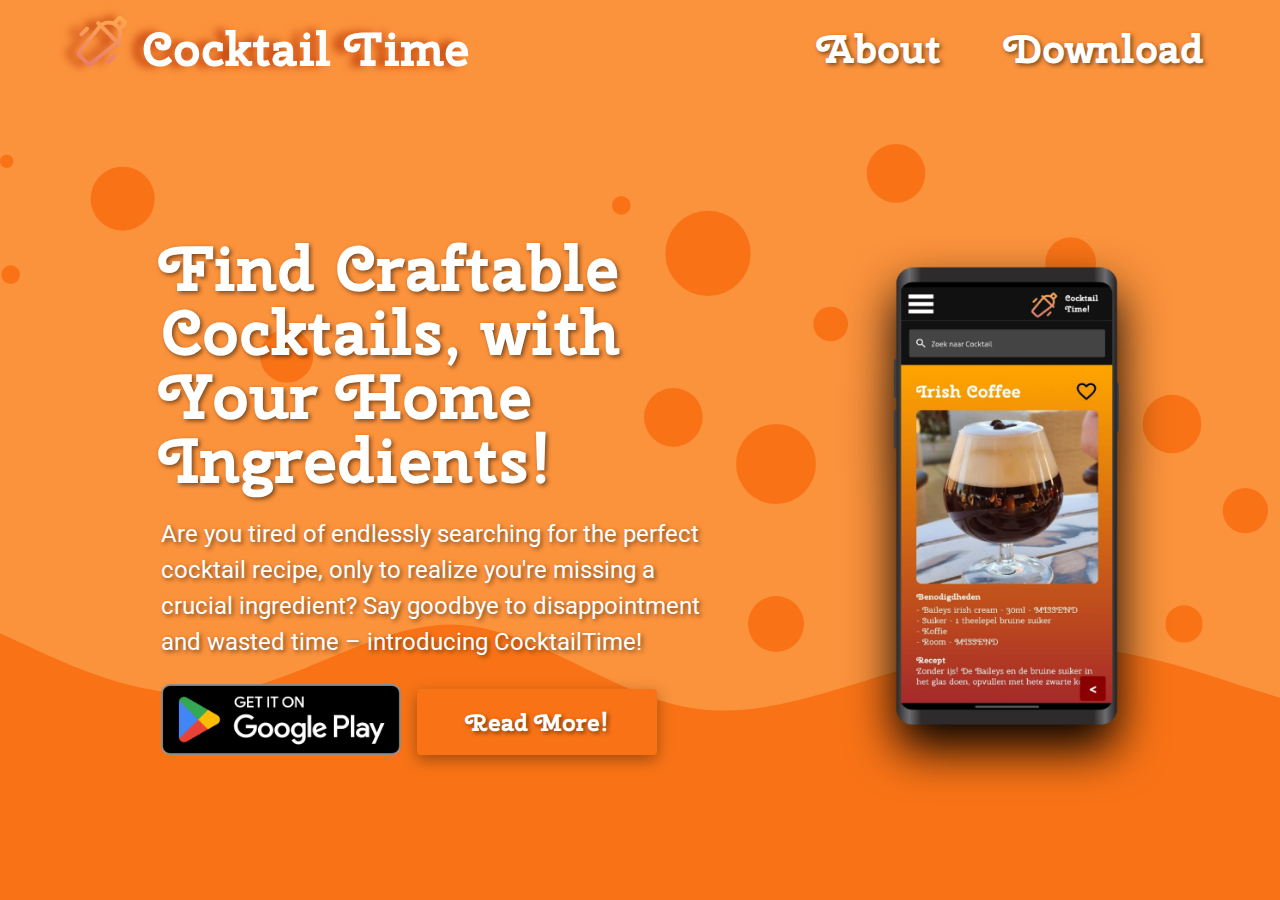
<file: index.html>
<!DOCTYPE html>
<html lang="en">

<head>
  <meta charset="UTF-8">
  <meta name="viewport" content="width=device-width, initial-scale=1.0">
  <meta name="description"
    content="Discover craftable cocktails effortlessly with Cocktail Time! Say goodbye to disappointment by finding the perfect cocktail recipes tailored to your home ingredients. Download now and elevate your mixology game!">
  <link rel="icon" type="image/png" href="logo_white_padding.png">
  <link rel="preconnect" href="https://fonts.googleapis.com">
  <link rel="preconnect" href="https://fonts.gstatic.com" crossorigin>
  <link
    href="https://fonts.googleapis.com/css2?family=Cherry+Swash:wght@400;700&family=Roboto:ital,wght@0,100;0,300;0,400;0,500;0,700;0,900;1,100;1,300;1,400;1,500;1,700;1,900&display=swap"
    rel="stylesheet">
  <link rel="stylesheet" href="style.css">
  <title>Cocktail Time</title>
</head>

<body>
  <header>
    <div class="container">
      <a class="logo" href="index.html">
        <svg width="50" height="50">
          <defs>
            <linearGradient x1="50%" y1="0%" x2="50%" y2="100%" id="a">
              <stop stop-color="#FFAA4E" offset="0%" />
              <stop stop-color="#E77B72" offset="100%" />
            </linearGradient>
          </defs>
          <path
            d="M40.756.867a2.962 2.962 0 0 1 4.188 0l4.189 4.189a2.962 2.962 0 0 1 0 4.188l-4.431 4.43a13.84 13.84 0 0 1-1.658 12.516l1.202 1.203a1.974 1.974 0 0 1-2.792 2.792l-1.103-1.102c-.413.333-.843.642-1.29.924l.108-.072-23.73 18.983a4.936 4.936 0 0 1-6.414-.211l-.16-.153-7.42-7.42a4.936 4.936 0 0 1-.363-6.573L20.057 10.84l.17-.259c.217-.32.447-.63.69-.933l-1.102-1.102a1.974 1.974 0 0 1 2.792-2.792l1.203 1.202a13.84 13.84 0 0 1 12.515-1.658Zm-2.094 37.695a1.974 1.974 0 0 1 0 2.792l-5.688 5.688a1.974 1.974 0 0 1-2.792-2.793l5.688-5.687a1.974 1.974 0 0 1 2.792 0Zm-14.93-26.099a9.82 9.82 0 0 0-.406.593l-.127.18L4.165 37.026a.987.987 0 0 0 .073 1.315l7.42 7.42a.987.987 0 0 0 1.315.073l23.8-19.038.178-.127c.2-.127.395-.26.586-.402Zm14.93-1.125c-3.253-3.253-8.21-3.76-11.996-1.525l13.521 13.521c2.236-3.786 1.728-8.743-1.525-11.996Zm-27.224 0a1.974 1.974 0 0 1 0 2.792l-5.687 5.688a1.974 1.974 0 1 1-2.793-2.792l5.688-5.688a1.974 1.974 0 0 1 2.792 0Zm31.411-6.98L40.057 7.15l1.344 1.343.053.053.054.054 1.341 1.342 2.793-2.792-2.793-2.792Z"
            fill="url(#a)" fill-rule="nonzero" />
        </svg>
        Cocktail Time
      </a>
      <ul>
        <li><a href="about.html">About</a></li>
        <li><a href="https://play.google.com/store/apps/details?id=app.web.cocktailchooser" target="_blank">Download</a>
        </li>
      </ul>
    </div>
  </header>
  <section class="landing">
    <div class="container">
      <div class="details">
        <h1>Find Craftable Cocktails, with Your Home Ingredients!</h1>
        <p>Are you tired of endlessly searching for the perfect cocktail recipe, only to realize you're missing a
          crucial ingredient? Say goodbye to disappointment and wasted time – introducing CocktailTime!
        </p>
        <div class="buttons">
          <a href="https://play.google.com/store/apps/details?id=app.web.cocktailchooser" target="_blank">
            <img src="google-play-badge.png" alt="Download">
          </a>
          <a href="about.html">Read More!</a>
        </div>
      </div>
      <a href="https://play.google.com/store/apps/details?id=app.web.cocktailchooser" target="_blank">
        <img src="app.png" alt="app">
      </a>
    </div>
  </section>
</body>

</html>
</file>
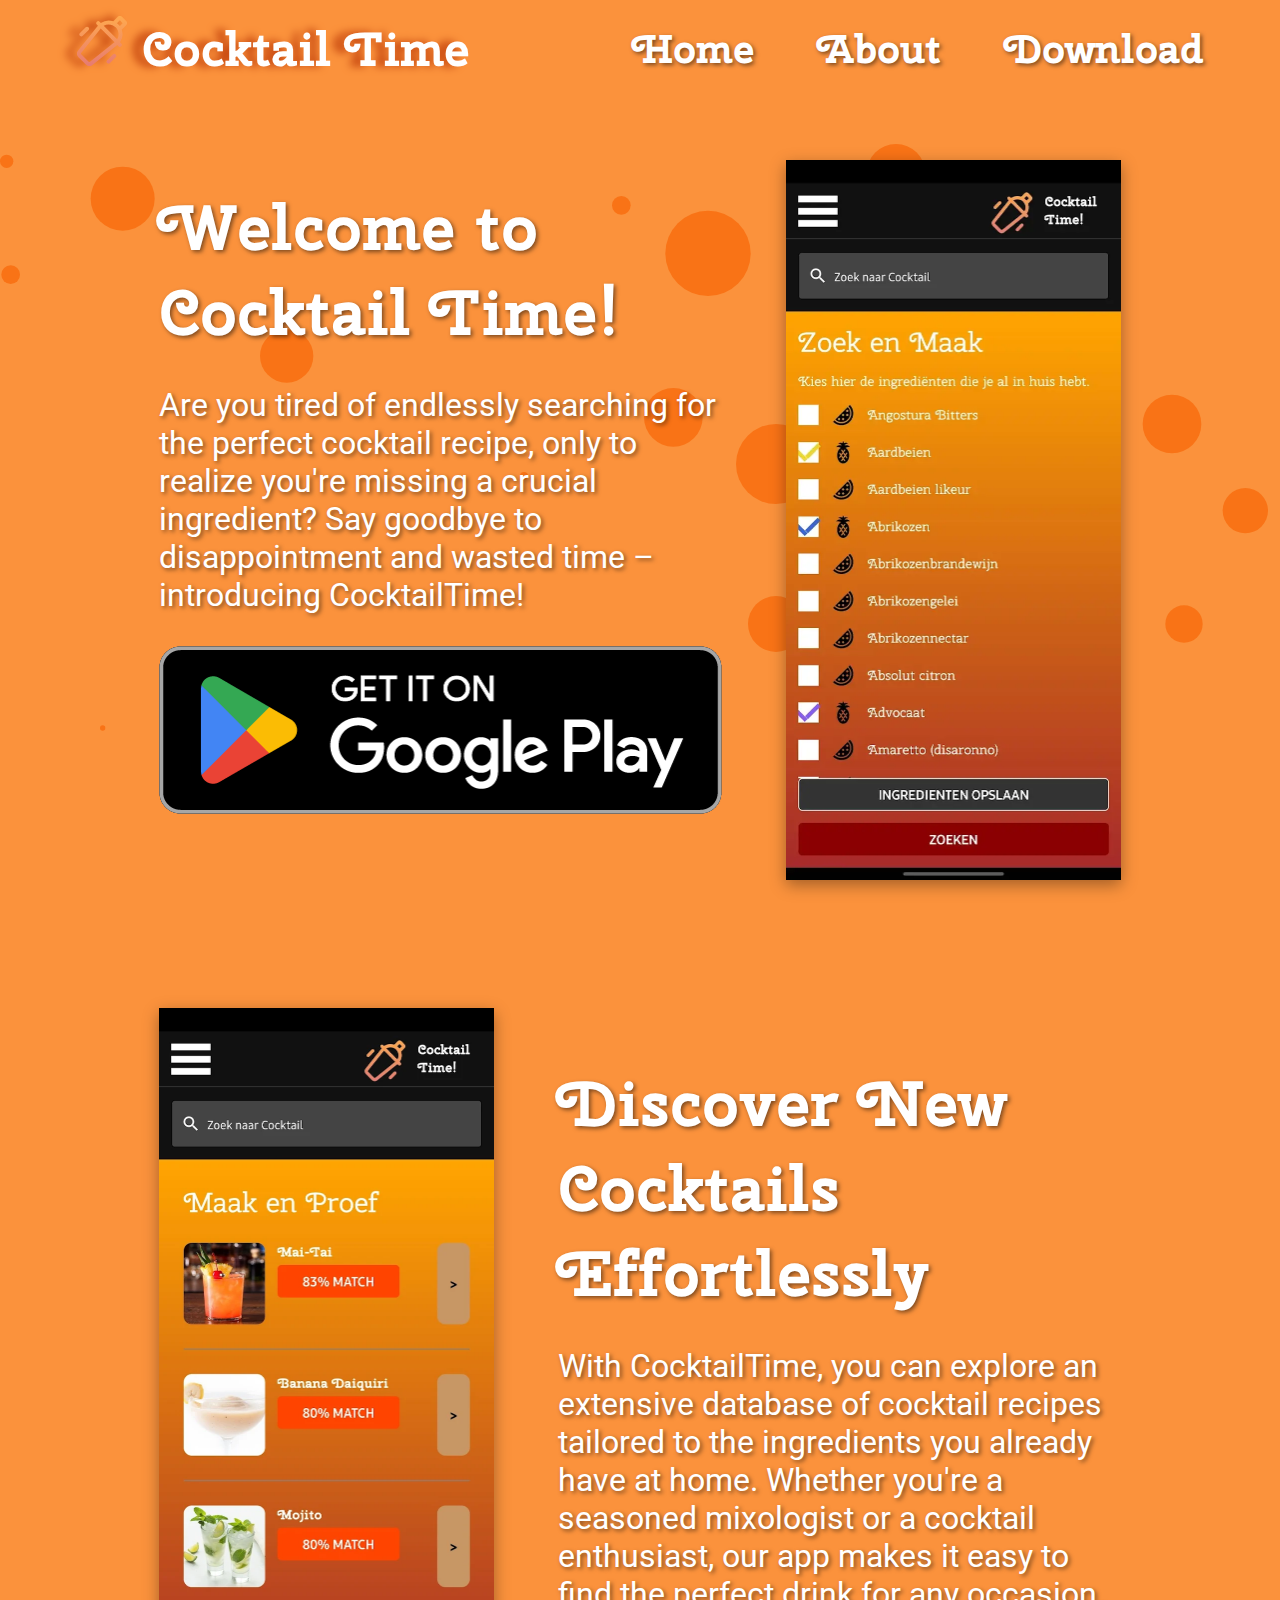
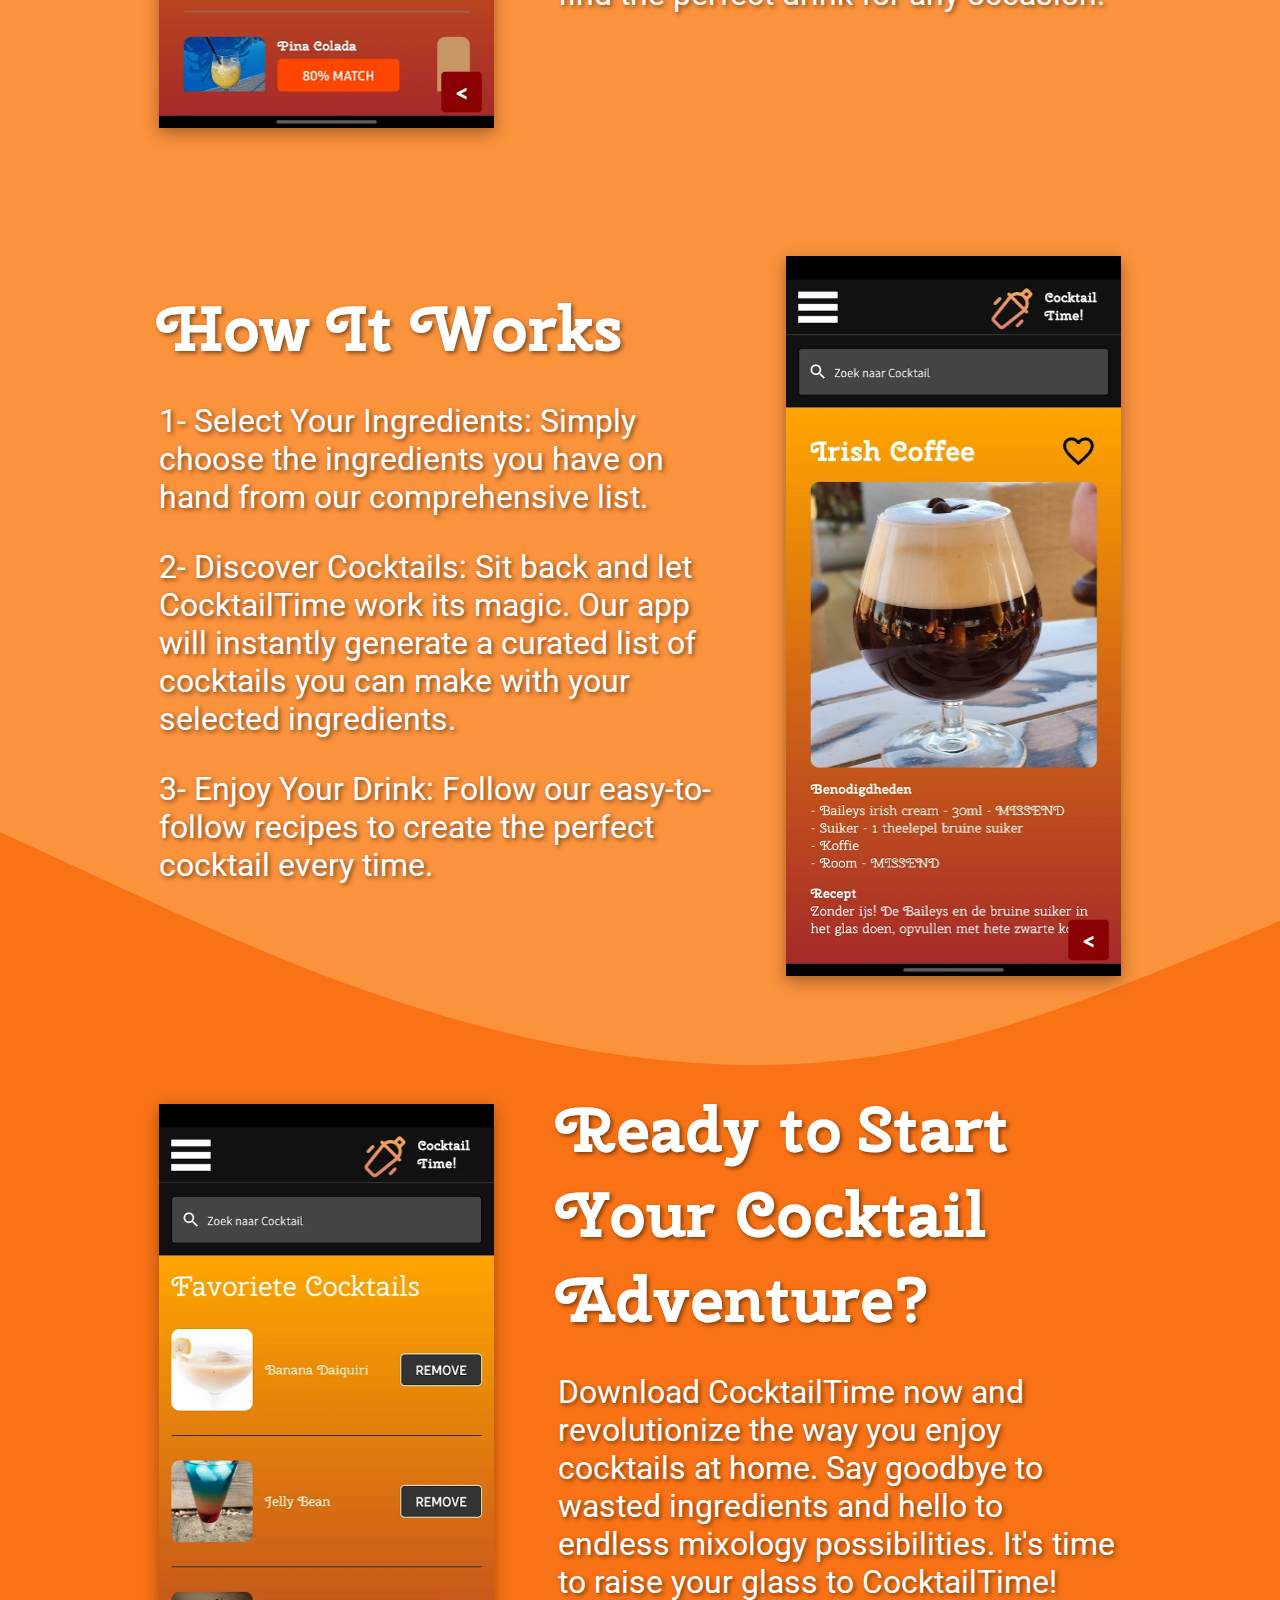
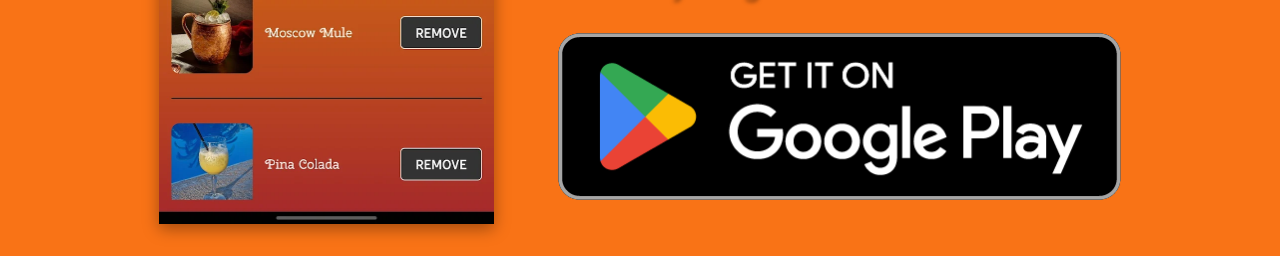
<file: about.html>
<!DOCTYPE html>
<html lang="en">

<head>
  <meta charset="UTF-8">
  <meta name="viewport" content="width=device-width, initial-scale=1.0">
  <meta name="description"
    content="Welcome to Cocktail Time, where endless cocktail possibilities meet convenience! Explore our extensive database of recipes tailored to your ingredients. Revolutionize your home mixology experience. Download now and unlock a world of cocktail creativity!">
  <link rel="icon" type="image/png" href="logo_white_padding.png">
  <link rel="preconnect" href="https://fonts.googleapis.com">
  <link rel="preconnect" href="https://fonts.gstatic.com" crossorigin>
  <link
    href="https://fonts.googleapis.com/css2?family=Cherry+Swash:wght@400;700&family=Roboto:ital,wght@0,100;0,300;0,400;0,500;0,700;0,900;1,100;1,300;1,400;1,500;1,700;1,900&display=swap"
    rel="stylesheet">
  <link rel="stylesheet" href="style.css">
  <title>About</title>
</head>

<body>
  <header>
    <div class="container">
      <a class="logo" href="index.html">
        <svg width="50" height="50">
          <defs>
            <linearGradient x1="50%" y1="0%" x2="50%" y2="100%" id="a">
              <stop stop-color="#FFAA4E" offset="0%" />
              <stop stop-color="#E77B72" offset="100%" />
            </linearGradient>
          </defs>
          <path
            d="M40.756.867a2.962 2.962 0 0 1 4.188 0l4.189 4.189a2.962 2.962 0 0 1 0 4.188l-4.431 4.43a13.84 13.84 0 0 1-1.658 12.516l1.202 1.203a1.974 1.974 0 0 1-2.792 2.792l-1.103-1.102c-.413.333-.843.642-1.29.924l.108-.072-23.73 18.983a4.936 4.936 0 0 1-6.414-.211l-.16-.153-7.42-7.42a4.936 4.936 0 0 1-.363-6.573L20.057 10.84l.17-.259c.217-.32.447-.63.69-.933l-1.102-1.102a1.974 1.974 0 0 1 2.792-2.792l1.203 1.202a13.84 13.84 0 0 1 12.515-1.658Zm-2.094 37.695a1.974 1.974 0 0 1 0 2.792l-5.688 5.688a1.974 1.974 0 0 1-2.792-2.793l5.688-5.687a1.974 1.974 0 0 1 2.792 0Zm-14.93-26.099a9.82 9.82 0 0 0-.406.593l-.127.18L4.165 37.026a.987.987 0 0 0 .073 1.315l7.42 7.42a.987.987 0 0 0 1.315.073l23.8-19.038.178-.127c.2-.127.395-.26.586-.402Zm14.93-1.125c-3.253-3.253-8.21-3.76-11.996-1.525l13.521 13.521c2.236-3.786 1.728-8.743-1.525-11.996Zm-27.224 0a1.974 1.974 0 0 1 0 2.792l-5.687 5.688a1.974 1.974 0 1 1-2.793-2.792l5.688-5.688a1.974 1.974 0 0 1 2.792 0Zm31.411-6.98L40.057 7.15l1.344 1.343.053.053.054.054 1.341 1.342 2.793-2.792-2.793-2.792Z"
            fill="url(#a)" fill-rule="nonzero" />
        </svg>
        Cocktail Time
      </a>
      <ul>
        <li><a href="index.html">Home</a></li>
        <li><a href="about.html">About</a></li>
        <li><a href="https://play.google.com/store/apps/details?id=app.web.cocktailchooser" target="_blank">Download</a>
        </li>
      </ul>
    </div>
  </header>
  <section class="about">
    <div class="container">
      <article class="card">
        <div class="heading">
          <h1>Welcome to Cocktail Time!</h1>
          <p>Are you tired of endlessly searching for the perfect cocktail recipe, only to realize you're missing a
            crucial
            ingredient? Say goodbye to disappointment and wasted time – introducing CocktailTime!</p>
          <a href="https://play.google.com/store/apps/details?id=app.web.cocktailchooser" target="_blank">
            <img src="google-play-badge.png" alt="Download">
          </a>
        </div>
        <img src="app1.webp" alt="app">
      </article>
      <article>
        <div class="heading">
          <h2>Discover New Cocktails Effortlessly</h2>
          <p>With CocktailTime, you can explore an extensive database of cocktail recipes tailored to the ingredients
            you
            already have at home. Whether you're a seasoned mixologist or a cocktail enthusiast, our app makes it easy
            to
            find the perfect drink for any occasion.</p>
        </div>
        <img src="app2.webp" alt="app">
      </article>
      <article>
        <div class="heading">
          <h2>How It Works</h2>
          <ul>
            <li>1- Select Your Ingredients: Simply choose the ingredients you have on hand from our comprehensive
              list.
            </li>
            <li>2- Discover Cocktails: Sit back and let CocktailTime work its magic. Our app will instantly generate a
              curated
              list of cocktails you can make with your selected ingredients.</li>
            <li>3- Enjoy Your Drink: Follow our easy-to-follow recipes to create the perfect cocktail every time.</li>
          </ul>
        </div>
        <img src="app3.webp" alt="app">
      </article>
      <article>
        <div class="heading">
          <h2>Ready to Start Your Cocktail Adventure?</h2>
          <p>Download CocktailTime now and revolutionize the way you enjoy cocktails at home. Say goodbye to wasted
            ingredients and hello to endless mixology possibilities. It's time to raise your glass to CocktailTime!
          </p>
          <a href="https://play.google.com/store/apps/details?id=app.web.cocktailchooser" target="_blank">
            <img src="google-play-badge.png" alt="Download">
          </a>
        </div>
        <img src="app4.webp" alt="app">

      </article>
    </div>
  </section>
</body>

</html>
</file>
<file: style.css>
* {
  -webkit-box-sizing: border-box;
  -moz-box-sizing: border-box;
  box-sizing: border-box;
  margin: 0;
  padding: 0;
}
:root {
  --main-color: #f97316;
  --secondary-color: #0a0a0a;
  --neutral: #dc2626;
}
ul {
  list-style: none;
}
a {
  text-decoration: none;
  color: unset;
}
h1,
h2,
a {
  font-family: "Cherry Swash", serif;
}
.container {
  margin: 0 6%;
}
body {
  font-family: "Roboto", sans-serif;
  background-image: url(wave-haikei.svg);
  background-repeat: no-repeat;
  background-size: cover;
}
header {
  padding: 16px 0;
  color: #ffffff;
}
header .container {
  display: flex;
  align-items: center;
  justify-content: space-between;
}
header .container .logo {
  font-size: clamp(2rem, 10vw, 3rem);
  font-weight: 700;
  filter: drop-shadow(-10px 0px 4px #c2410c);
}
header .container ul {
  display: flex;
  gap: 4rem;
  font-size: 2.5rem;
  font-weight: 700;
  text-shadow: 2px 2px 4px rgba(0, 0, 0, 0.5);
}
header .container ul li:hover {
  color: #f97316;
  transition: 0.3s;
}
section {
  background-image: url(circle-scatter-haikei.svg);
  min-height: calc(100vh - 96px);
  background-repeat: no-repeat;
  background-size: contain;
  display: flex;
  align-items: center;
  justify-content: center;
}
.landing .container {
  display: flex;
  align-items: center;
  justify-content: space-around;
  color: #ffffff;
}
.landing .container .details {
  flex: 0 0 50%;
}
.landing .container .details h1 {
  font-size: clamp(1rem, 10vw, 4rem);
  line-height: 1;
  font-weight: 700;
  margin-bottom: 1.5rem;
  text-shadow: 2px 2px 4px rgba(0, 0, 0, 0.5);
}
.landing .container .details p {
  font-family: "Roboto", sans-serif;
  font-size: clamp(1rem, 5vw, 1.5rem);
  line-height: 1.5;
  text-shadow: 2px 2px 4px rgba(0, 0, 0, 0.5);
}
.landing .container .details .buttons {
  display: flex;
  align-items: center;
  justify-content: flex-start;
  gap: 1rem;
  margin-top: 1.5rem;
}
.landing .container .details .buttons a {
  flex: 0 0 240px;
  text-shadow: 2px 2px 4px rgba(0, 0, 0, 0.5);
}
.landing .container .details .buttons a:last-child {
  font-size: 24px;
  font-weight: 700;
  border-radius: 4px;
  padding: 1rem;
  background-color: var(--main-color);
  text-align: center;
  border: 1px solid transparent;
  box-shadow: rgba(0, 0, 0, 0.35) 0px 5px 15px;
  transition: 0.3s;
}
.landing .container .details .buttons a:last-child:hover {
  background-color: #fb923c;
  border: 1px solid #ffffff;
  box-shadow: rgba(0, 0, 0, 0.35) 0px 1px 2px;
}
.landing .container a:last-child {
  flex: 0 0 20%;
}
.landing .container a:last-child img {
  filter: drop-shadow(0px 24px 24px #000000);
}
.landing .container a img {
  max-width: 100%;
}
@media (max-width: 1024px) {
  header .container ul {
    display: none;
  }
  .landing .container {
    flex-direction: column;
    justify-content: center;
    gap: 2rem;
    margin-top: 2rem;
  }
}
@media (max-width: 576px) {
  .container {
    margin: 0 4%;
  }
  .landing .container .details .buttons {
    flex-direction: column-reverse;
  }
  .landing .container .details .buttons a {
    flex: 0 0 0;
    width: 100%;
  }
  .landing .container .details h1,
  .landing .container .details p {
    text-align: center;
  }
}
/* About */
.about {
  padding: 2rem 0;
  text-shadow: 2px 2px 4px rgba(0, 0, 0, 0.5);
  color: #ffffff;
}
.about .container article:not(:last-child) {
  margin-bottom: 6rem;
}
.about .container article .heading > a img {
  max-width: 100%;
}
.about .container article > img {
  box-shadow: rgba(0, 0, 0, 0.35) 0px 5px 15px;
  max-width: 100%;
  height: 720px;
  margin-top: 2rem;
}
.about .container > article :is(h1, h2) {
  font-size: clamp(1.5rem, 10vw, 4rem);
  margin-bottom: 2rem;
}
.about .container > article :is(p, li, a) {
  font-size: clamp(1rem, 10vw, 2rem);
  margin-bottom: 2rem;
}
@media (min-width: 992px) {
  .about .container article {
    display: flex;
    align-items: center;
    justify-content: center;
    gap: 4rem;
  }
  .about .container article:nth-child(even) img {
    order: -1;
  }
  .about .container article .heading {
    flex: 0 0 50%;
  }
}
@media (max-width: 991px) {
  .about .container article {
    text-align: center;
  }
  .about .container > article :is(p, li, a) {
    font-size: clamp(1rem, 10vw, 1.2rem);
    margin-bottom: 2rem;
  }
}
</file>
